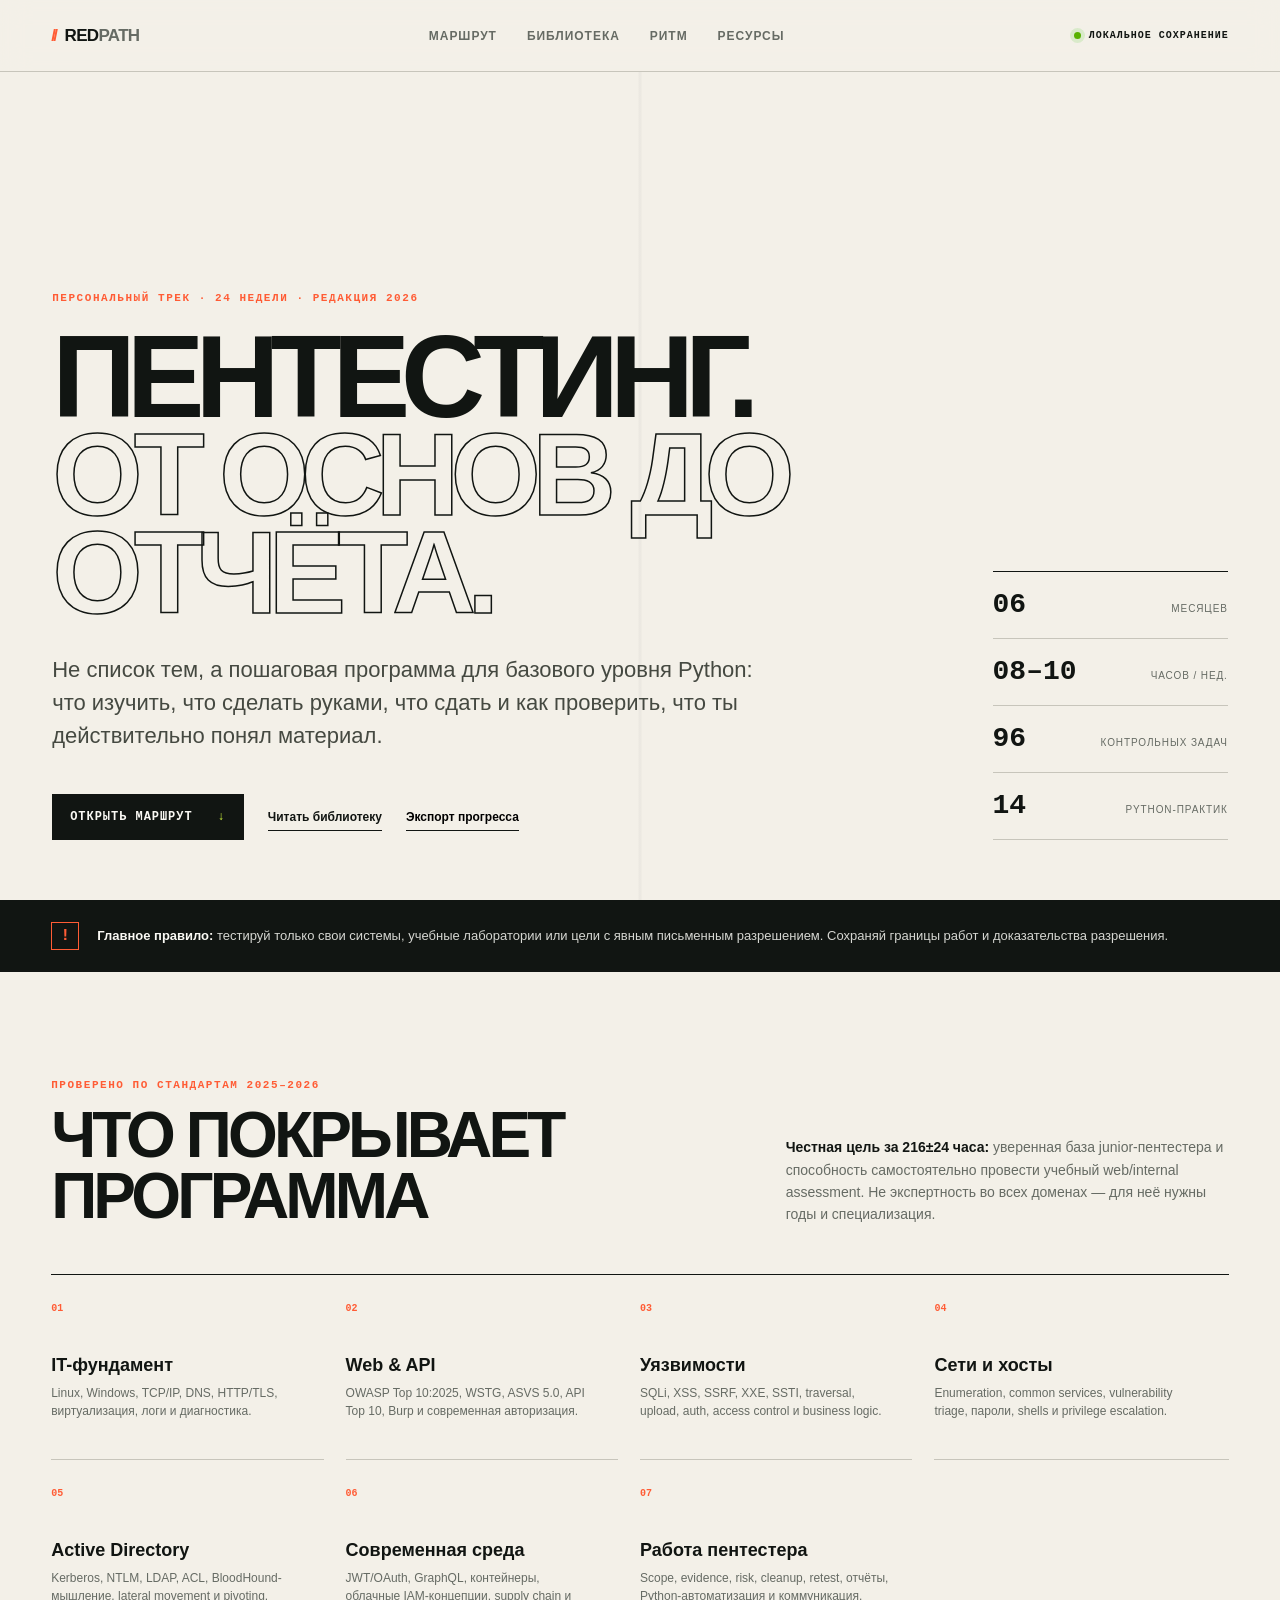
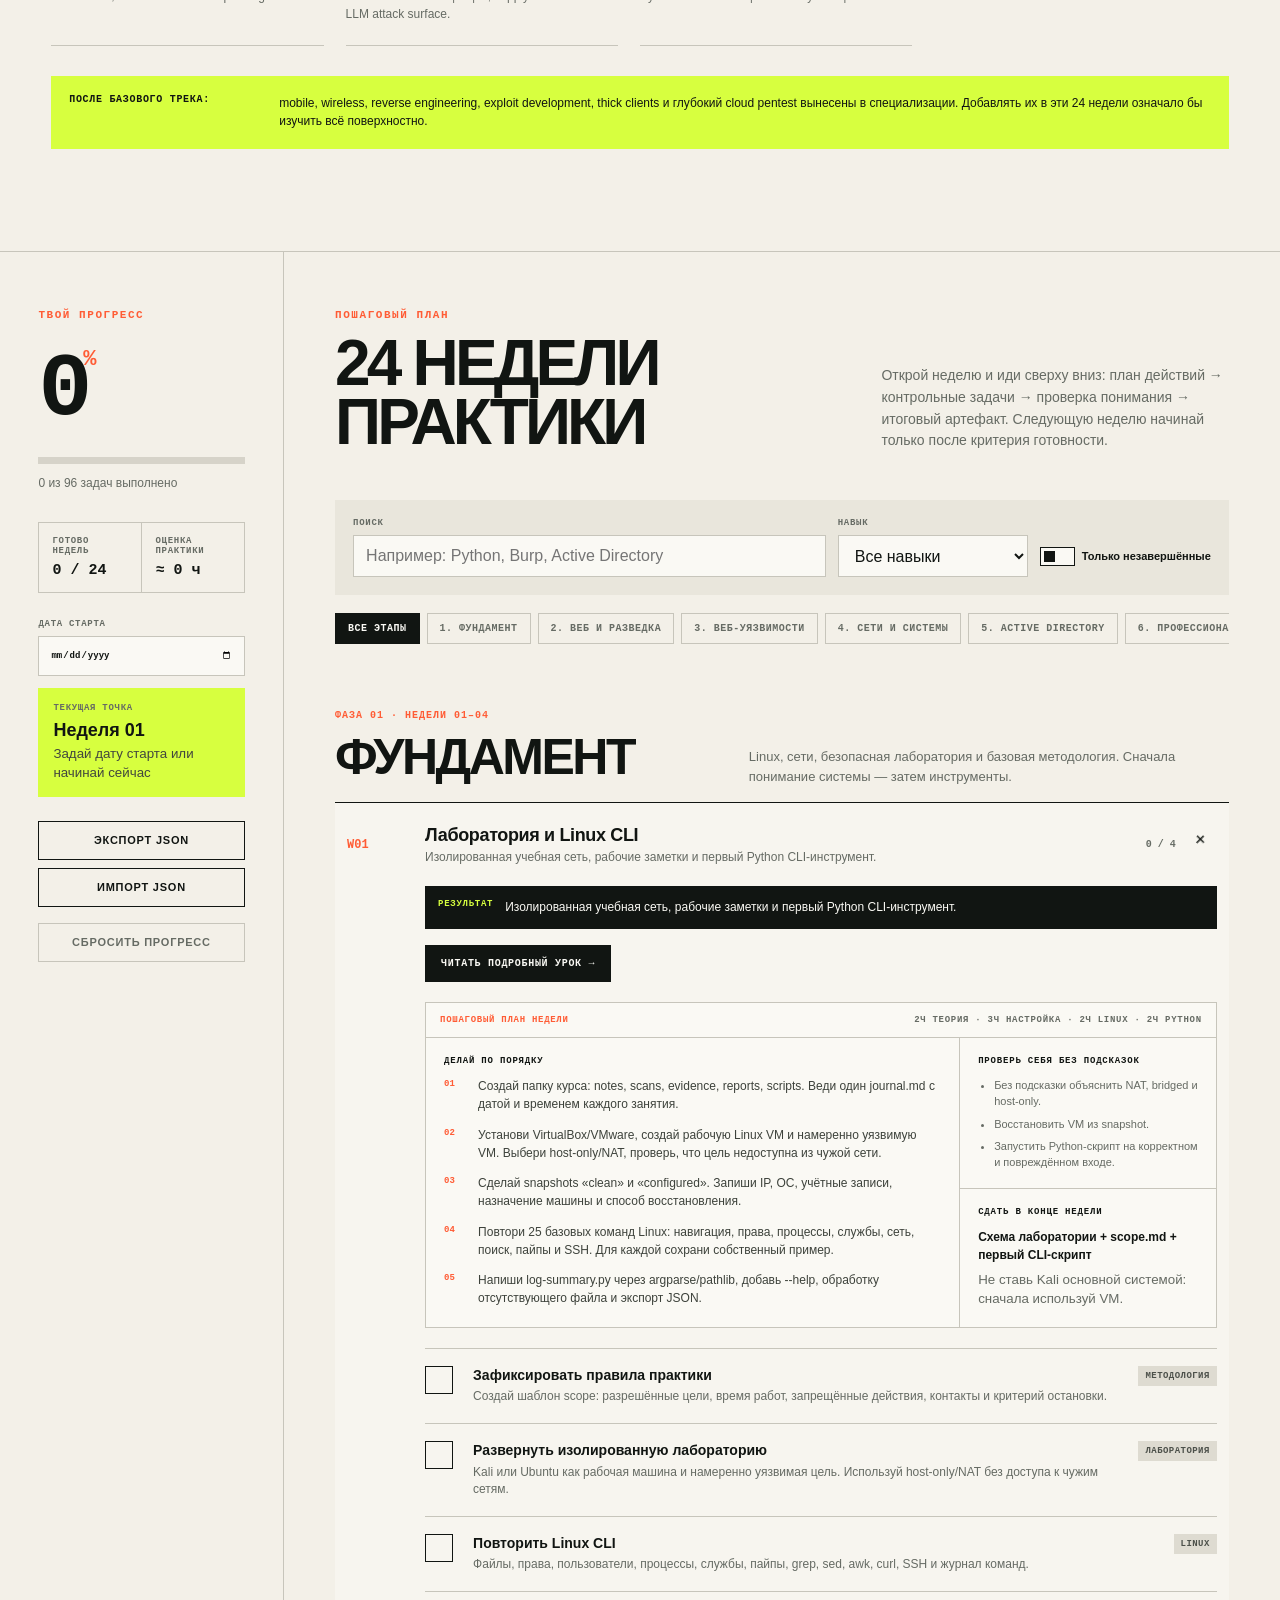
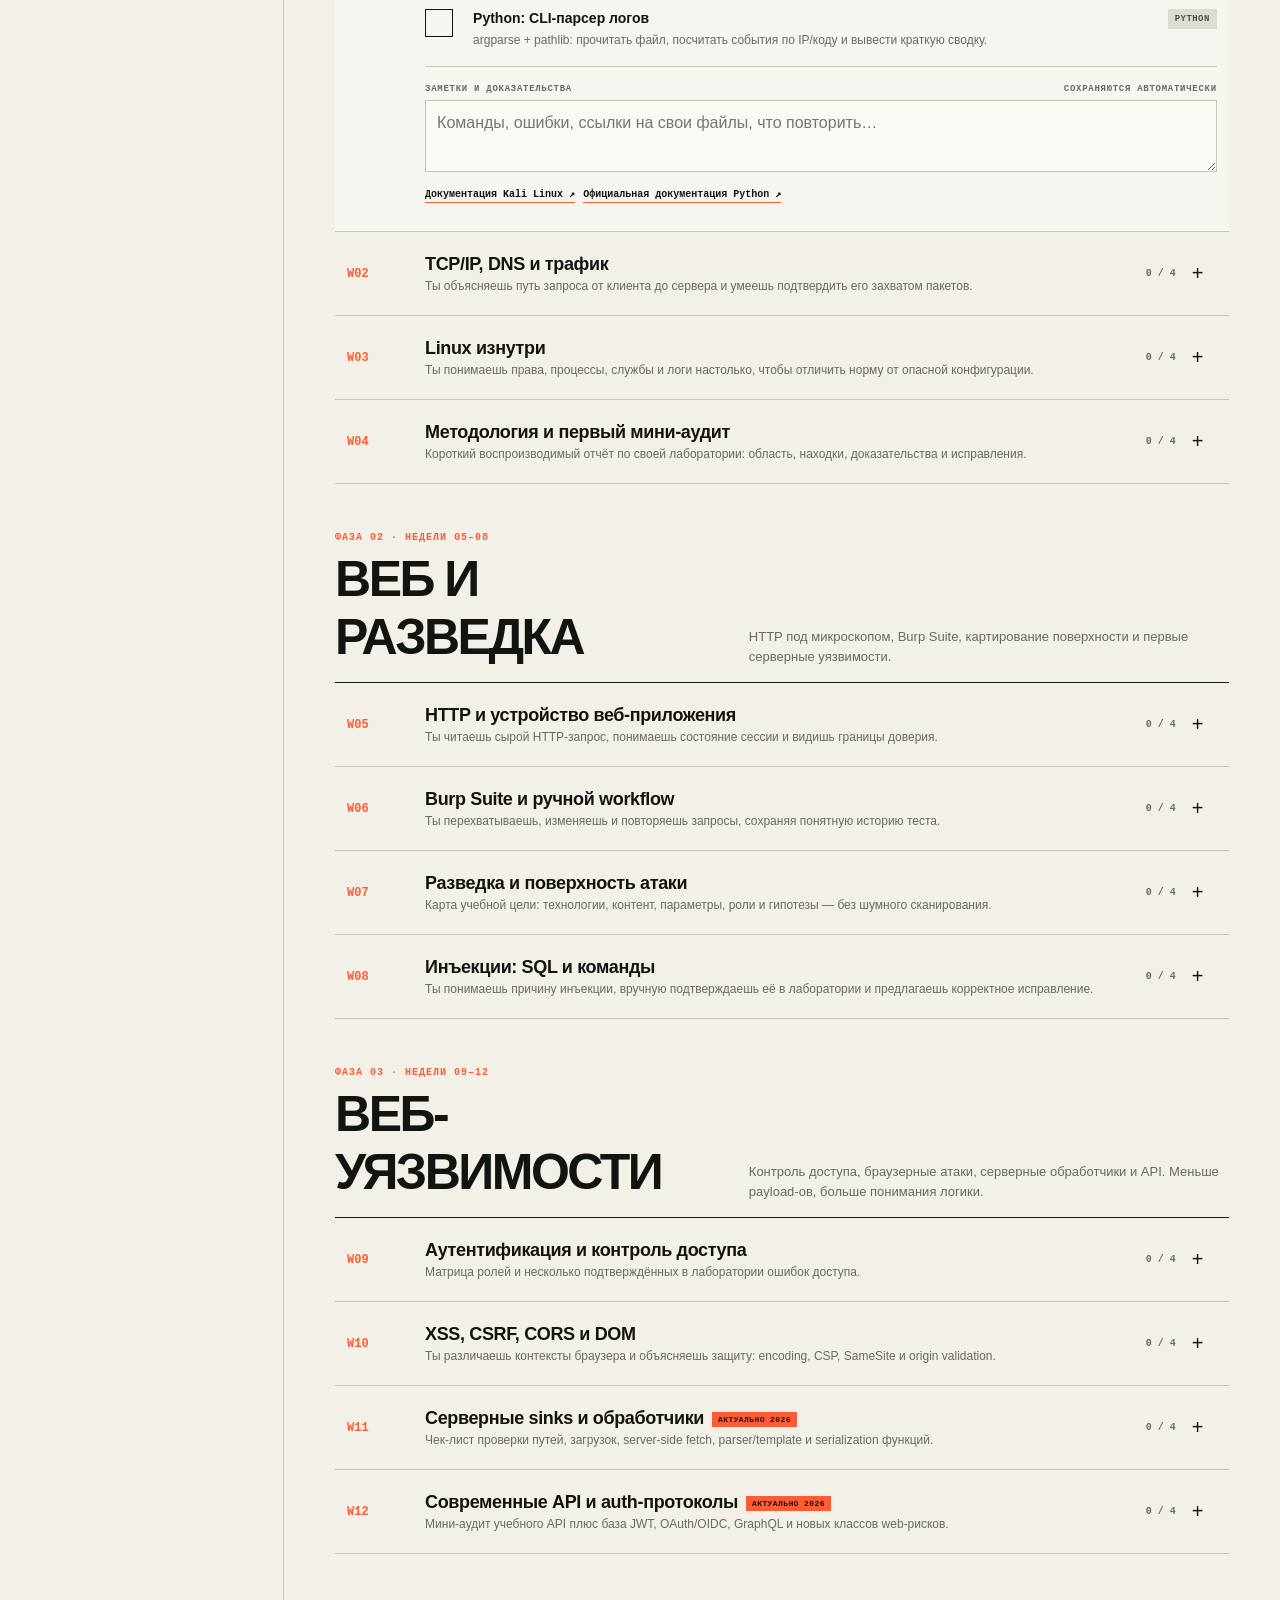
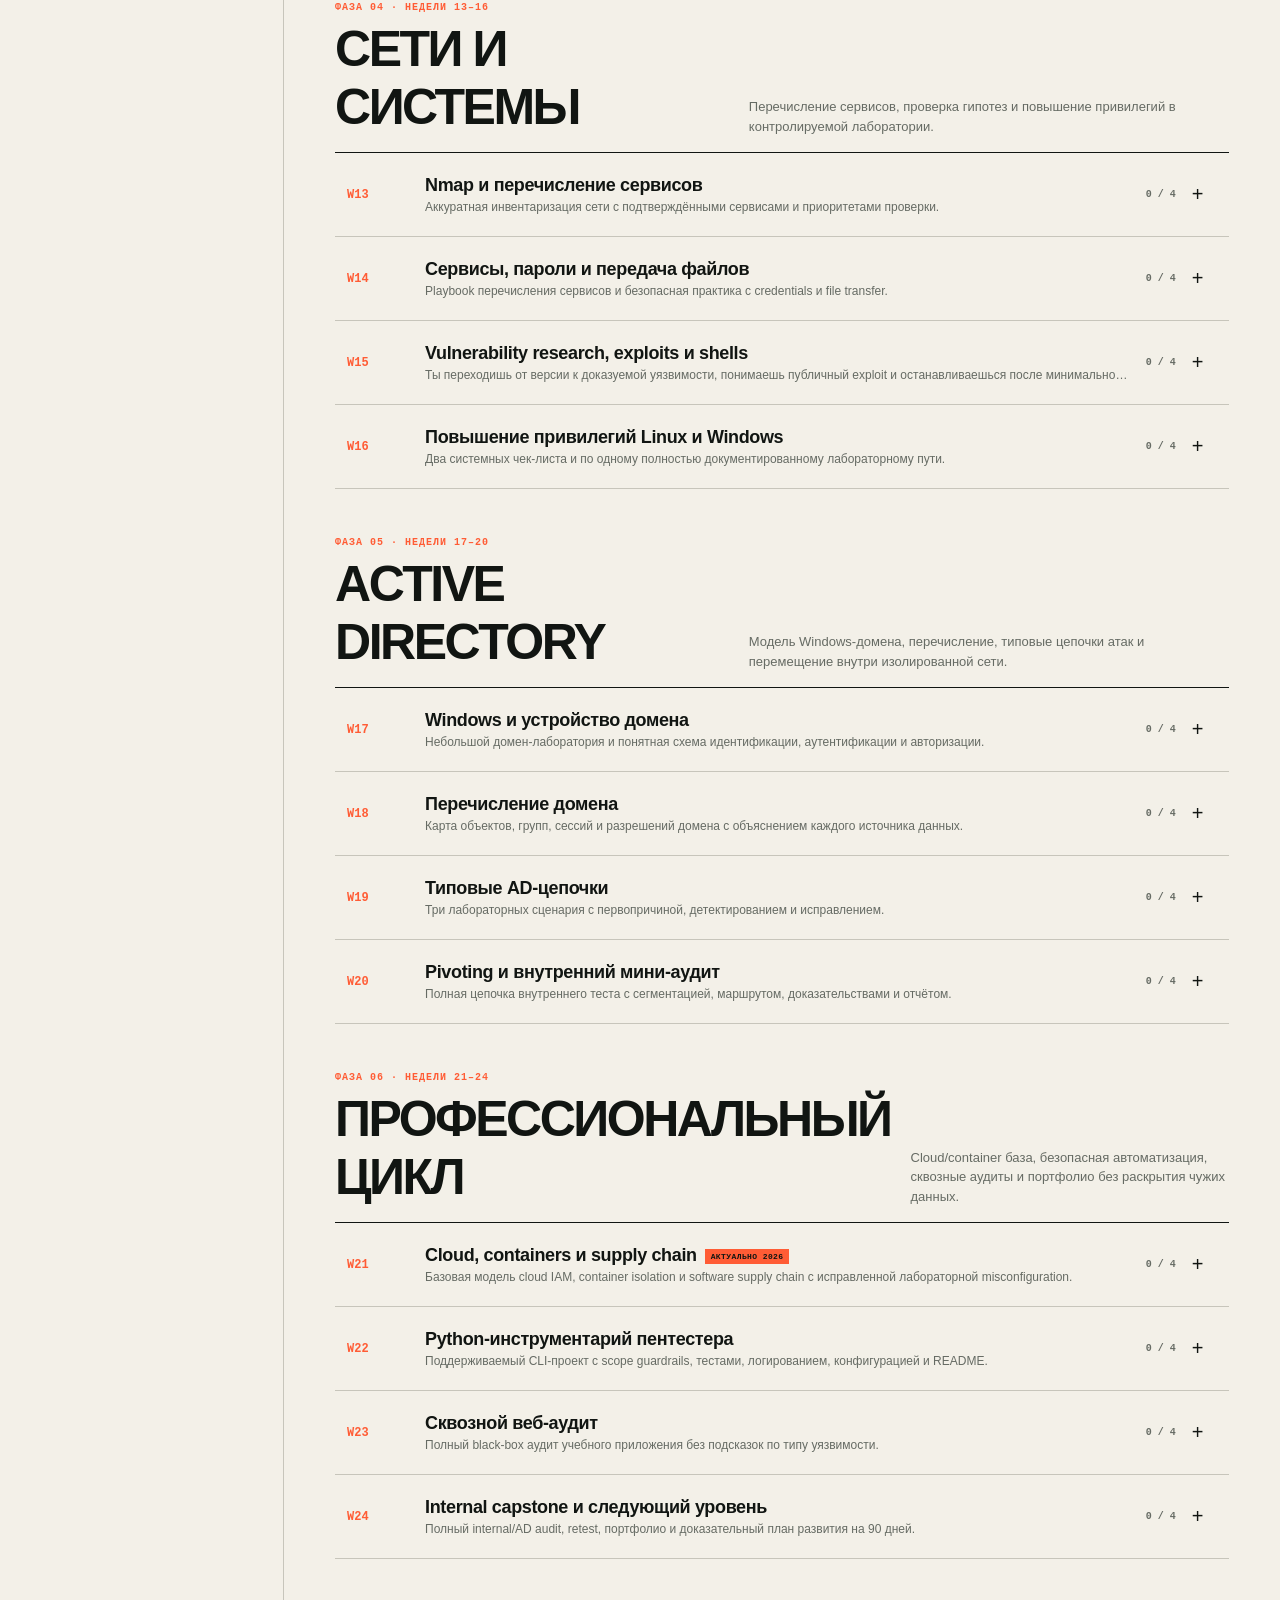
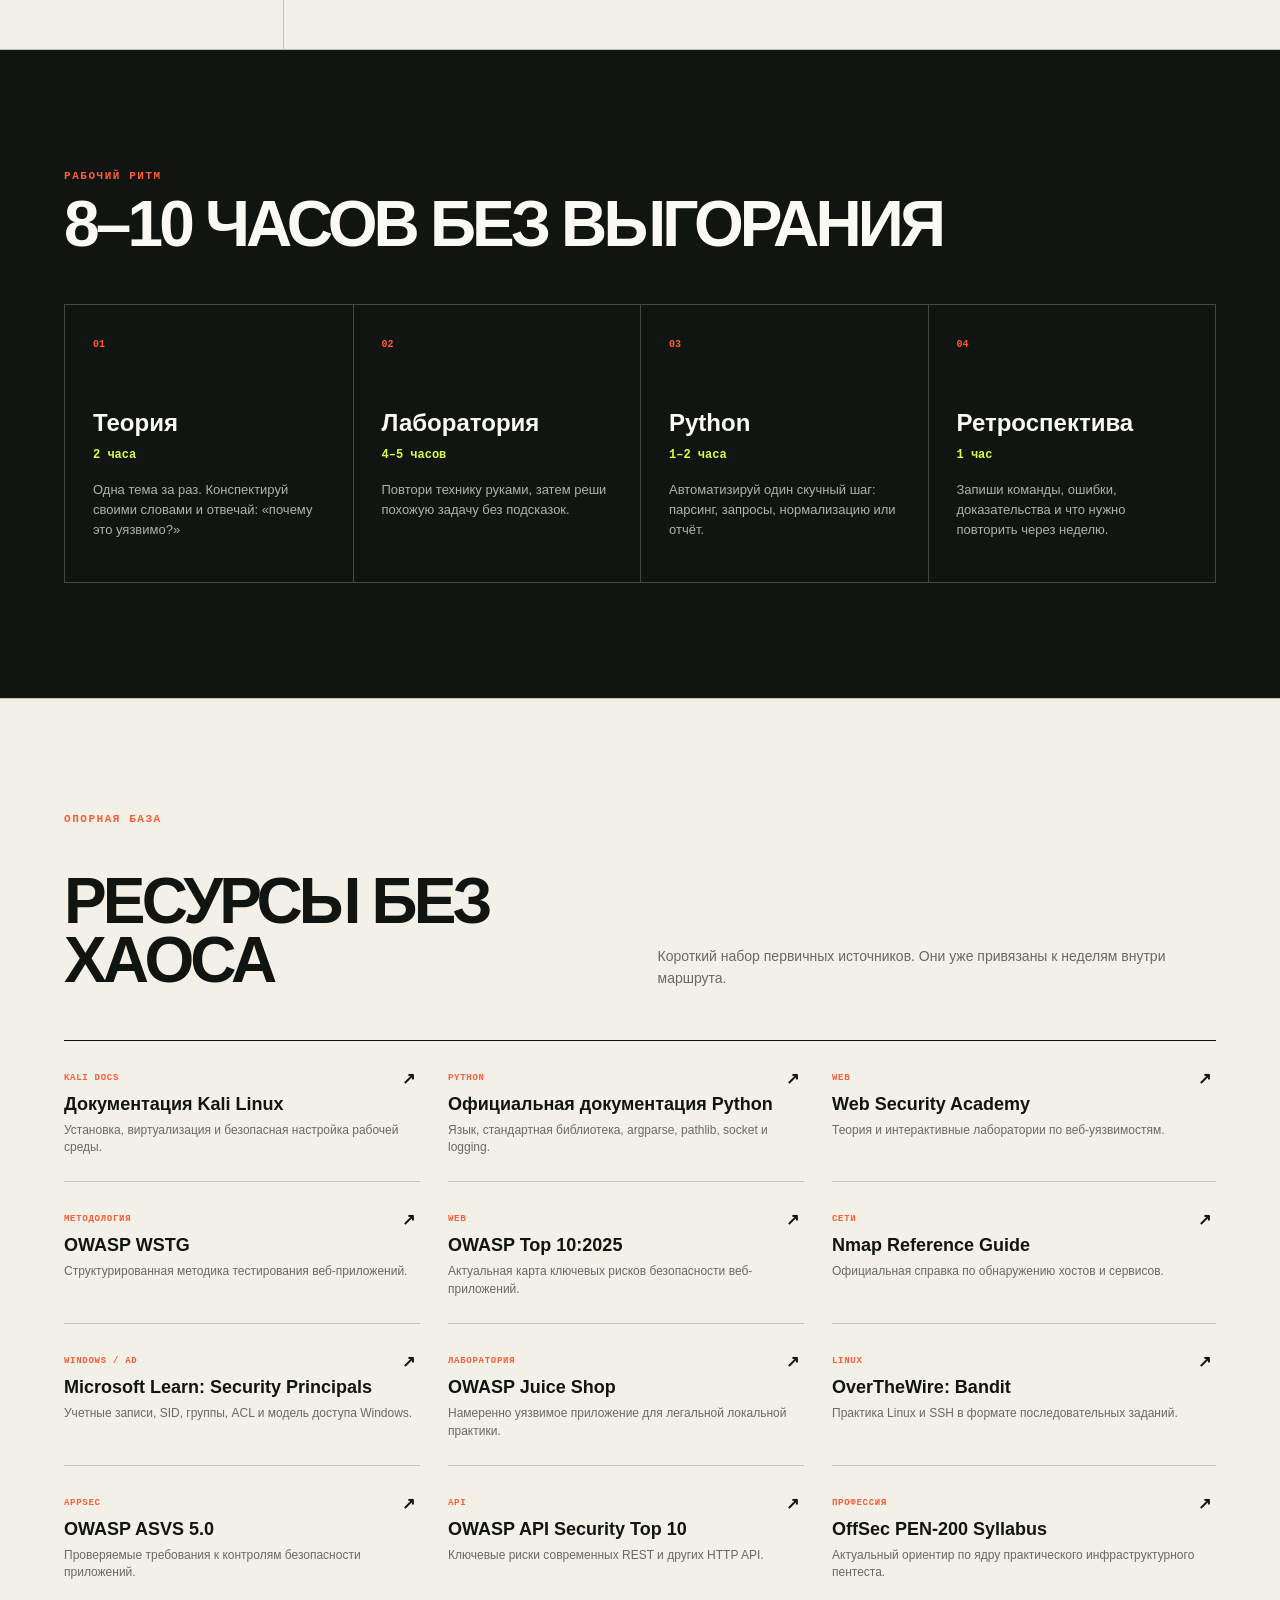
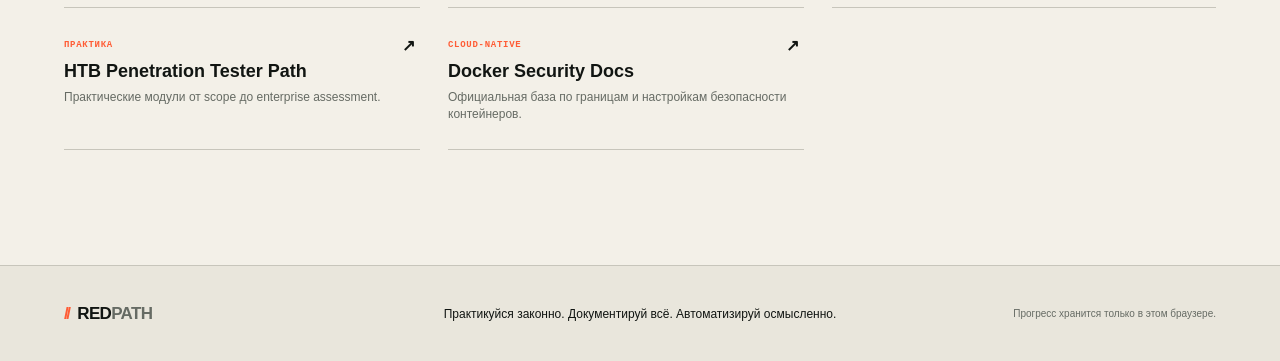
<file: index.html>
<!doctype html>
<html lang="ru">
<head>
  <meta charset="utf-8">
  <meta name="viewport" content="width=device-width,initial-scale=1">
  <meta name="description" content="Персональный шестимесячный роадмап по пентестингу и Python">
  <meta name="theme-color" content="#111512">
  <title>REDPATH — роадмап пентестера</title>
  <link rel="stylesheet" href="styles.css">
  <link rel="stylesheet" href="upgrade.css">
</head>
<body>
  <header class="topbar">
    <a class="brand" href="#top"><span class="brand-mark">//</span>RED<span>PATH</span></a>
    <nav aria-label="Основная навигация">
      <a href="#roadmap">Маршрут</a><a href="library.html">Библиотека</a><a href="#rhythm">Ритм</a><a href="#resources">Ресурсы</a>
    </nav>
    <span class="status"><i></i> локальное сохранение</span>
  </header>

  <main id="top">
    <section class="hero">
      <div class="hero-copy">
        <div class="eyebrow">Персональный трек · 24 недели · редакция 2026</div>
        <h1>Пентестинг.<br><span>От основ до отчёта.</span></h1>
        <p class="lede">Не список тем, а пошаговая программа для базового уровня Python: что изучить, что сделать руками, что сдать и как проверить, что ты действительно понял материал.</p>
        <div class="hero-actions">
          <a class="primary-btn" href="#roadmap">Открыть маршрут <b>↓</b></a>
          <a class="text-btn" href="library.html">Читать библиотеку</a>
          <button class="text-btn" id="exportTop">Экспорт прогресса</button>
        </div>
      </div>
      <div class="hero-stats" aria-label="Параметры маршрута">
        <div><strong>06</strong><span>месяцев</span></div>
        <div><strong>08–10</strong><span>часов / нед.</span></div>
        <div><strong>96</strong><span>контрольных задач</span></div>
        <div><strong id="heroPythonCount">12</strong><span>Python-практик</span></div>
      </div>
    </section>

    <section class="rules" aria-label="Правила безопасной практики">
      <span class="rules-icon">!</span>
      <p><strong>Главное правило:</strong> тестируй только свои системы, учебные лаборатории или цели с явным письменным разрешением. Сохраняй границы работ и доказательства разрешения.</p>
    </section>

    <section class="coverage" id="coverage">
      <div class="coverage-head">
        <div><span class="eyebrow">Проверено по стандартам 2025–2026</span><h2>Что покрывает программа</h2></div>
        <p><strong>Честная цель за 216±24 часа:</strong> уверенная база junior-пентестера и способность самостоятельно провести учебный web/internal assessment. Не экспертность во всех доменах — для неё нужны годы и специализация.</p>
      </div>
      <div class="coverage-grid">
        <article><span>01</span><strong>IT-фундамент</strong><p>Linux, Windows, TCP/IP, DNS, HTTP/TLS, виртуализация, логи и диагностика.</p></article>
        <article><span>02</span><strong>Web & API</strong><p>OWASP Top 10:2025, WSTG, ASVS 5.0, API Top 10, Burp и современная авторизация.</p></article>
        <article><span>03</span><strong>Уязвимости</strong><p>SQLi, XSS, SSRF, XXE, SSTI, traversal, upload, auth, access control и business logic.</p></article>
        <article><span>04</span><strong>Сети и хосты</strong><p>Enumeration, common services, vulnerability triage, пароли, shells и privilege escalation.</p></article>
        <article><span>05</span><strong>Active Directory</strong><p>Kerberos, NTLM, LDAP, ACL, BloodHound-мышление, lateral movement и pivoting.</p></article>
        <article><span>06</span><strong>Современная среда</strong><p>JWT/OAuth, GraphQL, контейнеры, облачные IAM-концепции, supply chain и LLM attack surface.</p></article>
        <article><span>07</span><strong>Работа пентестера</strong><p>Scope, evidence, risk, cleanup, retest, отчёты, Python-автоматизация и коммуникация.</p></article>
      </div>
      <div class="scope-note"><b>После базового трека:</b><span>mobile, wireless, reverse engineering, exploit development, thick clients и глубокий cloud pentest вынесены в специализации. Добавлять их в эти 24 недели означало бы изучить всё поверхностно.</span></div>
    </section>

    <section class="roadmap-shell" id="roadmap">
      <aside class="sidebar">
        <div class="sidebar-sticky">
          <span class="section-label">Твой прогресс</span>
          <div class="progress-number"><span id="progressPercent">0</span><sup>%</sup></div>
          <div class="progress-track" aria-hidden="true"><span id="progressBar"></span></div>
          <p id="progressCopy">0 задач выполнено</p>
          <div class="metric-grid">
            <div><span>Готово недель</span><strong id="weeksDone">0 / 24</strong></div>
            <div><span>Оценка практики</span><strong id="hoursDone">0 ч</strong></div>
          </div>
          <label class="date-field">Дата старта<input type="date" id="startDate"></label>
          <div class="current-week" id="currentWeekBox">
            <span>Текущая точка</span><strong>Неделя 01</strong><small>Задай дату старта или начинай сейчас</small>
          </div>
          <div class="sidebar-actions">
            <button id="exportBtn">Экспорт JSON</button>
            <label class="file-btn">Импорт JSON<input type="file" id="importFile" accept="application/json"></label>
            <button class="danger-btn" id="resetBtn">Сбросить прогресс</button>
          </div>
        </div>
      </aside>

      <div class="roadmap-main">
        <div class="roadmap-heading">
          <div><span class="eyebrow">Пошаговый план</span><h2>24 недели практики</h2></div>
          <p>Открой неделю и иди сверху вниз: план действий → контрольные задачи → проверка понимания → итоговый артефакт. Следующую неделю начинай только после критерия готовности.</p>
        </div>

        <div class="controls" aria-label="Фильтры дорожной карты">
          <label class="search-wrap"><span>Поиск</span><input id="searchInput" type="search" placeholder="Например: Python, Burp, Active Directory"></label>
          <label><span>Навык</span><select id="categoryFilter"><option value="all">Все навыки</option></select></label>
          <label class="pending-toggle"><input type="checkbox" id="pendingOnly"><span class="switch"></span><b>Только незавершённые</b></label>
        </div>
        <div class="phase-tabs" id="phaseTabs" aria-label="Фильтр по этапам"></div>
        <div id="roadmapContent" class="roadmap-content"></div>
        <div class="empty-state" id="emptyState" hidden><strong>Ничего не найдено.</strong><span>Сбрось фильтры или измени запрос.</span></div>
      </div>
    </section>

    <section class="rhythm-section" id="rhythm">
      <div class="section-head"><span class="eyebrow">Рабочий ритм</span><h2>8–10 часов без выгорания</h2></div>
      <div class="rhythm-grid">
        <article><span>01</span><h3>Теория</h3><strong>2 часа</strong><p>Одна тема за раз. Конспектируй своими словами и отвечай: «почему это уязвимо?»</p></article>
        <article><span>02</span><h3>Лаборатория</h3><strong>4–5 часов</strong><p>Повтори технику руками, затем реши похожую задачу без подсказок.</p></article>
        <article><span>03</span><h3>Python</h3><strong>1–2 часа</strong><p>Автоматизируй один скучный шаг: парсинг, запросы, нормализацию или отчёт.</p></article>
        <article><span>04</span><h3>Ретроспектива</h3><strong>1 час</strong><p>Запиши команды, ошибки, доказательства и что нужно повторить через неделю.</p></article>
      </div>
    </section>

    <section class="resources-section" id="resources">
      <div class="section-head"><span class="eyebrow">Опорная база</span><h2>Ресурсы без хаоса</h2><p>Короткий набор первичных источников. Они уже привязаны к неделям внутри маршрута.</p></div>
      <div class="resource-grid" id="resourceGrid"></div>
    </section>

    <footer>
      <a class="brand footer-brand" href="#top"><span class="brand-mark">//</span>RED<span>PATH</span></a>
      <p>Практикуйся законно. Документируй всё. Автоматизируй осмысленно.</p>
      <span>Прогресс хранится только в этом браузере.</span>
    </footer>
  </main>

  <div class="toast" id="toast" role="status" aria-live="polite"></div>
  <script src="syllabus.js"></script>
  <script src="script.js"></script>
</body>
</html>
</file>
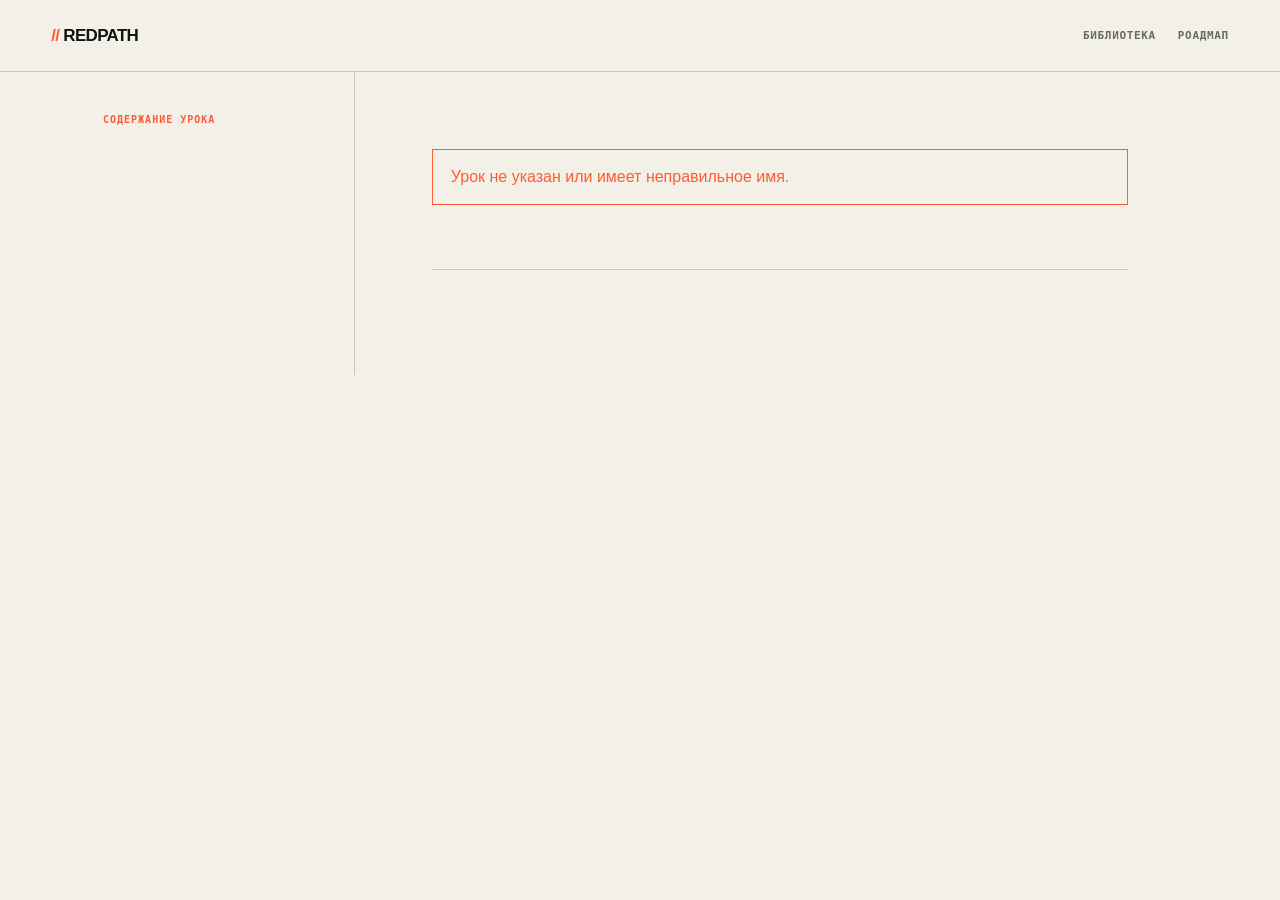
<file: lesson.html>
<!doctype html>
<html lang="ru">
<head>
  <meta charset="utf-8">
  <meta name="viewport" content="width=device-width,initial-scale=1">
  <meta name="theme-color" content="#111512">

  <title>Урок — REDPATH</title>

  <link rel="stylesheet" href="lesson.css">
</head>
<body>
  <header class="lesson-header">
    <a class="brand" href="index.html#roadmap">
      <span>//</span> REDPATH
    </a>

    <nav class="lesson-nav" aria-label="Навигация">
      <a class="back-link" href="library.html">Библиотека</a>
      <a class="back-link" href="index.html#roadmap">Роадмап</a>
    </nav>
  </header>

  <main class="lesson-layout">
    <aside class="lesson-sidebar">
      <div class="sidebar-sticky">
        <span class="sidebar-label">Содержание урока</span>
        <nav id="lessonToc"></nav>
      </div>
    </aside>

    <article class="lesson-article">
      <div id="lessonStatus" class="lesson-status">
        Загружаю урок…
      </div>

      <div id="lessonContent" class="markdown-body"></div>

      <nav id="lessonPager" class="lesson-pager" aria-label="Навигация по учебнику"></nav>
    </article>
  </main>

  <script src="lesson-reader.js"></script>
</body>
</html>
</file>
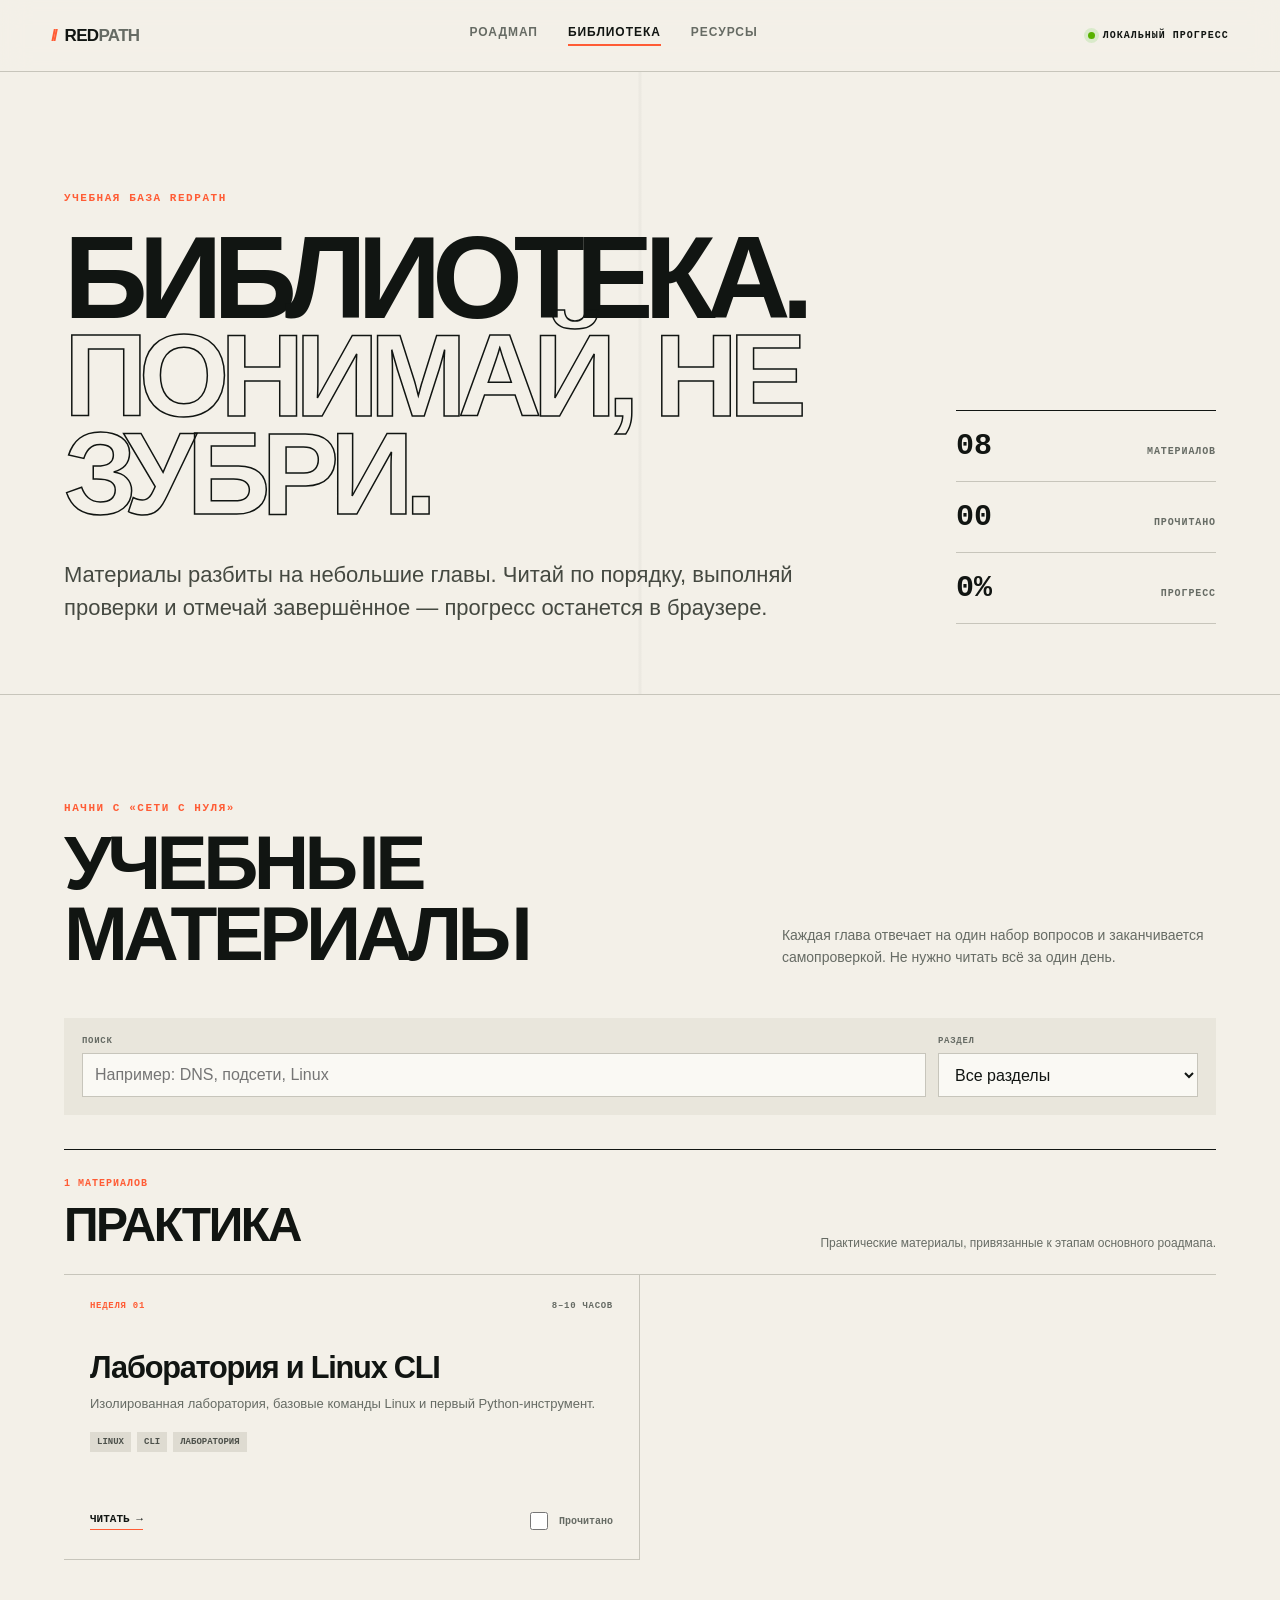
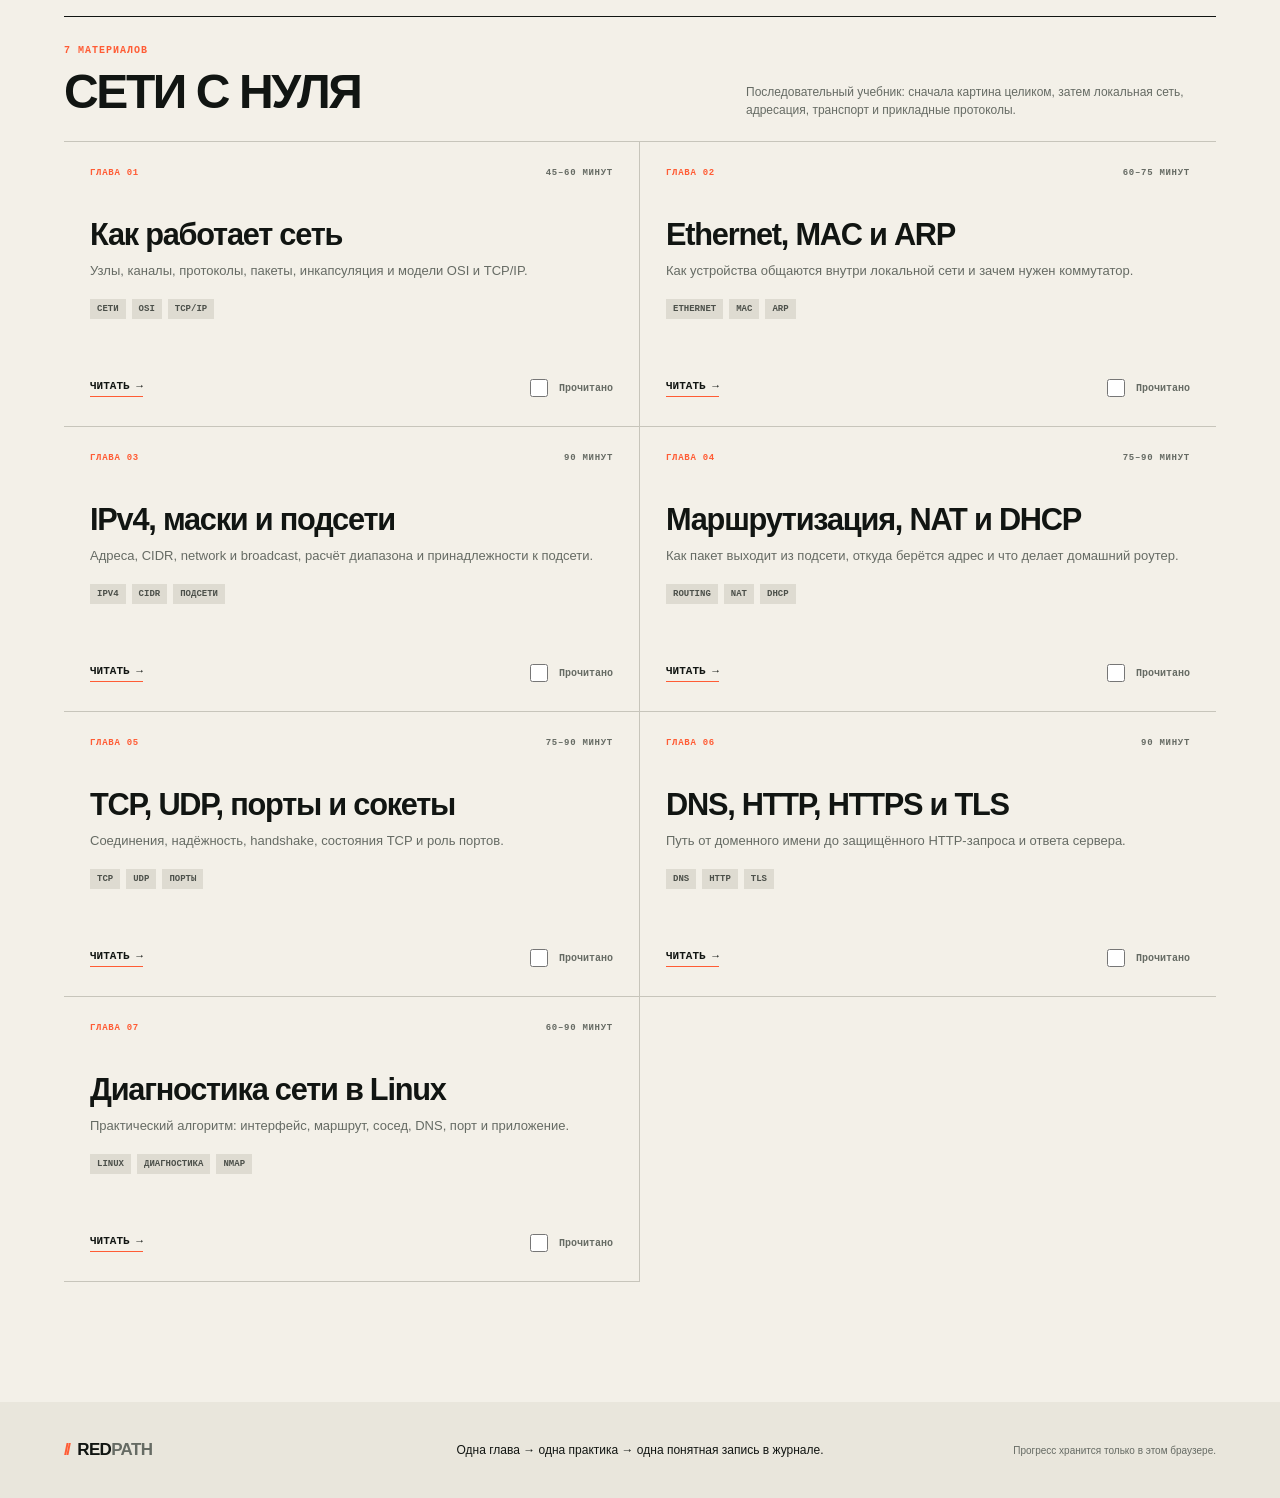
<file: library.html>
<!doctype html>
<html lang="ru">
<head>
  <meta charset="utf-8">
  <meta name="viewport" content="width=device-width,initial-scale=1">
  <meta name="description" content="Учебная библиотека REDPATH по сетям, Linux, веб-безопасности и пентестингу">
  <meta name="theme-color" content="#111512">
  <title>Библиотека — REDPATH</title>
  <link rel="stylesheet" href="styles.css">
  <link rel="stylesheet" href="library.css">
</head>
<body>
  <header class="topbar">
    <a class="brand" href="index.html"><span class="brand-mark">//</span>RED<span>PATH</span></a>
    <nav aria-label="Основная навигация">
      <a href="index.html#roadmap">Роадмап</a>
      <a href="library.html" aria-current="page">Библиотека</a>
      <a href="index.html#resources">Ресурсы</a>
    </nav>
    <span class="status"><i></i> локальный прогресс</span>
  </header>

  <main>
    <section class="library-hero">
      <div>
        <span class="eyebrow">Учебная база REDPATH</span>
        <h1>Библиотека.<br><span>Понимай, не зубри.</span></h1>
        <p>Материалы разбиты на небольшие главы. Читай по порядку, выполняй проверки и отмечай завершённое — прогресс останется в браузере.</p>
      </div>
      <dl class="library-stats">
        <div><dt id="chapterCount">—</dt><dd>материалов</dd></div>
        <div><dt id="completedCount">0</dt><dd>прочитано</dd></div>
        <div><dt id="progressPercent">0%</dt><dd>прогресс</dd></div>
      </dl>
    </section>

    <section class="library-shell" aria-labelledby="catalogTitle">
      <div class="library-heading">
        <div>
          <span class="eyebrow">Начни с «Сети с нуля»</span>
          <h2 id="catalogTitle">Учебные материалы</h2>
        </div>
        <p>Каждая глава отвечает на один набор вопросов и заканчивается самопроверкой. Не нужно читать всё за один день.</p>
      </div>

      <div class="library-controls">
        <label>
          <span>Поиск</span>
          <input id="librarySearch" type="search" placeholder="Например: DNS, подсети, Linux">
        </label>
        <label>
          <span>Раздел</span>
          <select id="collectionFilter">
            <option value="all">Все разделы</option>
          </select>
        </label>
      </div>

      <div id="libraryStatus" class="library-status" role="status">Загружаю библиотеку…</div>
      <div id="libraryCatalog" class="library-catalog"></div>
    </section>
  </main>

  <footer>
    <a class="brand footer-brand" href="index.html"><span class="brand-mark">//</span>RED<span>PATH</span></a>
    <p>Одна глава → одна практика → одна понятная запись в журнале.</p>
    <span>Прогресс хранится только в этом браузере.</span>
  </footer>

  <script src="library.js"></script>
</body>
</html>
</file>
<file: styles.css>
:root{--ink:#111512;--paper:#f3f0e8;--paper-2:#e9e6dc;--line:#c7c5bb;--acid:#d7ff3f;--orange:#ff5c35;--muted:#666b64;--white:#faf9f4;--max:1540px}*{box-sizing:border-box}html{scroll-behavior:smooth;scroll-padding-top:90px}body{margin:0;background:var(--paper);color:var(--ink);font-family:Arial,Helvetica,sans-serif}button,input,select,textarea{font:inherit}button,a,label,input,select,textarea{-webkit-tap-highlight-color:transparent}button:focus-visible,a:focus-visible,input:focus-visible,select:focus-visible,textarea:focus-visible{outline:3px solid var(--orange);outline-offset:3px}.topbar{height:72px;padding:0 clamp(20px,4vw,70px);border-bottom:1px solid var(--line);display:flex;align-items:center;justify-content:space-between;position:sticky;top:0;z-index:30;background:rgba(243,240,232,.92);backdrop-filter:blur(14px)}.brand{color:var(--ink);text-decoration:none;font-size:17px;font-weight:900;letter-spacing:-.04em}.brand-mark{color:var(--orange);margin-right:9px;letter-spacing:-.15em}.brand>span:last-child{color:var(--muted)}.topbar nav{display:flex;gap:30px}.topbar nav a{color:var(--muted);font-size:12px;font-weight:700;text-transform:uppercase;letter-spacing:.08em;text-decoration:none}.topbar nav a:hover{color:var(--ink)}.status{font:700 10px/1 monospace;text-transform:uppercase;letter-spacing:.1em;display:flex;align-items:center;gap:8px}.status i{width:7px;height:7px;border-radius:50%;background:#58b100;box-shadow:0 0 0 4px #d9eaca}.hero{max-width:var(--max);margin:auto;min-height:calc(100vh - 72px);padding:clamp(65px,8vw,120px) clamp(20px,4vw,70px) 60px;display:grid;grid-template-columns:minmax(0,1.85fr) minmax(180px,.5fr);gap:70px;align-items:end;border-left:1px solid transparent;border-right:1px solid transparent;background-image:linear-gradient(to right,transparent 49.8%,rgba(17,21,18,.04) 50%,transparent 50.2%)}.eyebrow,.section-label{font:700 11px/1 monospace;letter-spacing:.14em;text-transform:uppercase;color:var(--orange)}h1{max-width:1050px;margin:25px 0 30px;font-size:clamp(56px,9.1vw,143px);line-height:.84;letter-spacing:-.078em;text-transform:uppercase}h1 span{color:transparent;-webkit-text-stroke:1.5px var(--ink)}.lede{max-width:710px;margin:0;font-size:clamp(17px,1.8vw,22px);line-height:1.5;color:#454941}.hero-actions{display:flex;align-items:center;gap:24px;margin-top:42px}.primary-btn{display:inline-flex;gap:25px;align-items:center;background:var(--ink);color:var(--white);padding:16px 18px;text-decoration:none;font:700 12px monospace;text-transform:uppercase;letter-spacing:.08em}.primary-btn:hover{background:var(--orange)}.primary-btn b{color:var(--acid)}.text-btn{border:0;border-bottom:1px solid var(--ink);padding:6px 0;background:transparent;cursor:pointer;font-size:12px;font-weight:700}.hero-stats{border-top:1px solid var(--ink)}.hero-stats div{padding:19px 0;border-bottom:1px solid var(--line);display:flex;align-items:baseline;justify-content:space-between;gap:15px}.hero-stats strong{font:800 28px/1 monospace}.hero-stats span{color:var(--muted);font-size:10px;text-transform:uppercase;letter-spacing:.09em}.rules{background:var(--ink);color:var(--white);padding:22px clamp(20px,4vw,70px);display:flex;align-items:center;gap:18px}.rules-icon{width:28px;height:28px;flex:0 0 auto;border:1px solid var(--orange);color:var(--orange);font:800 16px monospace;display:grid;place-items:center}.rules p{margin:0;max-width:1100px;font-size:13px;line-height:1.55;color:#d5d6d1}.rules strong{color:var(--white)}.roadmap-shell{max-width:var(--max);margin:auto;display:grid;grid-template-columns:minmax(275px,.57fr) minmax(0,2fr);border-bottom:1px solid var(--line)}.sidebar{border-right:1px solid var(--line)}.sidebar-sticky{position:sticky;top:72px;padding:52px clamp(24px,3vw,48px)}.progress-number{margin-top:28px;font:800 clamp(68px,7vw,108px)/.9 monospace;letter-spacing:-.1em}.progress-number sup{font-size:22px;color:var(--orange);vertical-align:top}.progress-track{height:7px;background:#d6d3c9;margin:26px 0 12px;overflow:hidden}.progress-track span{display:block;height:100%;width:0;background:var(--orange);transition:width .35s ease}.sidebar-sticky>p{color:var(--muted);font-size:12px}.metric-grid{display:grid;grid-template-columns:1fr 1fr;border:1px solid var(--line);margin:32px 0 26px}.metric-grid div{padding:13px}.metric-grid div+div{border-left:1px solid var(--line)}.metric-grid span,.current-week span{display:block;color:var(--muted);font:700 9px monospace;text-transform:uppercase;letter-spacing:.08em}.metric-grid strong{display:block;margin-top:6px;font:800 15px monospace}.date-field{display:grid;gap:7px;color:var(--muted);font:700 9px monospace;text-transform:uppercase;letter-spacing:.08em}.date-field input{height:40px;border:1px solid var(--line);background:var(--white);padding:0 11px;color:var(--ink)}.current-week{margin-top:12px;background:var(--acid);padding:15px}.current-week strong{display:block;margin:7px 0 3px;font-size:18px}.current-week small{color:#42463e;line-height:1.35}.sidebar-actions{display:grid;gap:8px;margin-top:24px}.sidebar-actions button,.file-btn{border:1px solid var(--ink);background:transparent;color:var(--ink);min-height:39px;display:grid;place-items:center;cursor:pointer;font-size:11px;font-weight:700;text-transform:uppercase;letter-spacing:.07em}.sidebar-actions button:hover,.file-btn:hover{background:var(--ink);color:var(--white)}.file-btn input{display:none}.sidebar-actions .danger-btn{border-color:var(--line);color:var(--muted);margin-top:8px}.sidebar-actions .danger-btn:hover{background:var(--orange);border-color:var(--orange);color:var(--ink)}.roadmap-main{padding:52px clamp(22px,4vw,66px) 90px;min-width:0}.roadmap-heading{display:grid;grid-template-columns:1fr minmax(250px,.7fr);gap:50px;align-items:end}.roadmap-heading h2,.section-head h2{font-size:clamp(38px,5vw,74px);line-height:.92;letter-spacing:-.06em;text-transform:uppercase;margin:12px 0 0}.roadmap-heading p,.section-head>p{margin:0;color:var(--muted);line-height:1.55;font-size:14px}.controls{margin:48px 0 18px;padding:18px;background:var(--paper-2);display:grid;grid-template-columns:minmax(240px,1fr) 190px auto;gap:12px;align-items:end}.controls label{display:grid;gap:7px}.controls label>span:first-child{font:700 9px monospace;text-transform:uppercase;letter-spacing:.08em;color:var(--muted)}.controls input[type=search],.controls select{height:42px;border:1px solid var(--line);background:var(--white);padding:0 12px;color:var(--ink)}.pending-toggle{display:flex!important;align-items:center;gap:9px;height:42px;cursor:pointer;white-space:nowrap}.pending-toggle input{position:absolute;opacity:0}.pending-toggle b{font-size:11px}.switch{width:35px;height:19px;border:1px solid var(--ink);position:relative;background:var(--white)}.switch:after{content:"";position:absolute;width:11px;height:11px;background:var(--ink);top:3px;left:3px;transition:.2s}.pending-toggle input:checked+.switch{background:var(--acid)}.pending-toggle input:checked+.switch:after{left:19px}.phase-tabs{display:flex;gap:7px;overflow-x:auto;padding:0 0 18px;scrollbar-width:thin}.phase-tabs button{flex:0 0 auto;border:1px solid var(--line);background:transparent;padding:9px 12px;cursor:pointer;font:700 10px monospace;text-transform:uppercase;letter-spacing:.05em;color:var(--muted)}.phase-tabs button:hover,.phase-tabs button.active{background:var(--ink);border-color:var(--ink);color:var(--white)}.phase-block{margin-top:42px}.phase-title{display:flex;align-items:end;justify-content:space-between;gap:20px;border-bottom:1px solid var(--ink);padding-bottom:16px}.phase-kicker{font:700 10px monospace;text-transform:uppercase;letter-spacing:.1em;color:var(--orange)}.phase-title h3{font-size:clamp(29px,4vw,50px);text-transform:uppercase;letter-spacing:-.05em;margin:6px 0 0}.phase-title>p{max-width:480px;margin:0;color:var(--muted);font-size:13px;line-height:1.5}.week-card{border-bottom:1px solid var(--line)}.week-card[open]{background:rgba(255,255,255,.3)}.week-card summary{list-style:none;cursor:pointer;display:grid;grid-template-columns:62px minmax(0,1fr) auto 25px;align-items:center;gap:16px;padding:22px 12px}.week-card summary::-webkit-details-marker{display:none}.week-no{font:800 12px monospace;color:var(--orange)}.week-title strong{display:block;font-size:18px;letter-spacing:-.02em}.week-title span{display:block;color:var(--muted);font-size:12px;margin-top:4px;white-space:nowrap;overflow:hidden;text-overflow:ellipsis}.week-progress{font:700 10px monospace;color:var(--muted);white-space:nowrap}.chevron{font-size:20px;transition:transform .2s}.week-card[open] .chevron{transform:rotate(45deg)}.week-body{padding:0 12px 28px 90px}.week-outcome{display:grid;grid-template-columns:auto 1fr;gap:12px;align-items:start;padding:13px;background:var(--ink);color:var(--white);font-size:12px;line-height:1.45;margin-bottom:16px}.week-outcome b{font:700 9px monospace;text-transform:uppercase;letter-spacing:.08em;color:var(--acid)}.task-list{border-top:1px solid var(--line)}.task{display:grid;grid-template-columns:34px minmax(0,1fr) auto;gap:14px;padding:17px 0;border-bottom:1px solid var(--line);transition:opacity .2s}.task-check{width:28px;height:28px;padding:0;border:1.5px solid var(--ink);background:transparent;cursor:pointer;display:grid;place-items:center;font-weight:900}.task-check:hover{background:var(--acid)}.task-copy strong{display:block;font-size:14px;line-height:1.35}.task-copy span{display:block;color:var(--muted);font-size:12px;line-height:1.45;margin-top:4px}.tag{align-self:start;padding:5px 7px;background:#dedbd1;color:#4c504a;font:700 9px monospace;text-transform:uppercase;letter-spacing:.05em}.task.is-done{opacity:.46}.task.is-done .task-check{background:var(--ink);color:var(--acid)}.task.is-done .task-copy strong{text-decoration:line-through}.week-notes{margin-top:17px}.week-notes label{display:flex;justify-content:space-between;font:700 9px monospace;text-transform:uppercase;letter-spacing:.08em;color:var(--muted);margin-bottom:6px}.week-notes textarea{width:100%;min-height:72px;resize:vertical;border:1px solid var(--line);background:var(--white);padding:11px;line-height:1.4}.week-links{display:flex;flex-wrap:wrap;gap:8px;margin-top:12px}.week-links a{color:var(--ink);font:700 10px monospace;text-decoration:none;border-bottom:1px solid var(--orange);padding-bottom:2px}.week-links a:hover{color:var(--orange)}.empty-state{margin-top:45px;border:1px dashed var(--line);padding:40px;text-align:center}.empty-state strong,.empty-state span{display:block}.empty-state span{color:var(--muted);margin-top:6px}.rhythm-section,.resources-section{padding:clamp(70px,9vw,130px) clamp(20px,5vw,86px);border-bottom:1px solid var(--line)}.rhythm-section{background:var(--ink);color:var(--white)}.section-head{max-width:var(--max);margin:0 auto 50px}.rhythm-section .section-head h2{max-width:900px}.rhythm-grid{max-width:var(--max);margin:auto;display:grid;grid-template-columns:repeat(4,1fr);border:1px solid #444841}.rhythm-grid article{padding:28px;min-height:270px;position:relative}.rhythm-grid article+article{border-left:1px solid #444841}.rhythm-grid article>span{font:700 10px monospace;color:var(--orange)}.rhythm-grid h3{font-size:24px;margin:58px 0 7px}.rhythm-grid strong{font:700 12px monospace;color:var(--acid)}.rhythm-grid p{font-size:13px;line-height:1.55;color:#afb2ac;margin-top:18px}.resources-section{max-width:var(--max);margin:auto}.resources-section .section-head{display:grid;grid-template-columns:1fr 1fr;align-items:end;gap:35px}.resources-section .section-head .eyebrow{grid-column:1/-1}.resource-grid{display:grid;grid-template-columns:repeat(3,1fr);border-top:1px solid var(--ink)}.resource-card{padding:25px 0;border-bottom:1px solid var(--line);margin-right:28px;color:var(--ink);text-decoration:none;position:relative}.resource-card:nth-child(3n){margin-right:0}.resource-card span{font:700 9px monospace;text-transform:uppercase;letter-spacing:.08em;color:var(--orange)}.resource-card strong{display:block;font-size:18px;margin:10px 30px 7px 0}.resource-card p{color:var(--muted);font-size:12px;line-height:1.45;margin:0}.resource-card b{position:absolute;right:5px;top:28px}.resource-card:hover strong{color:var(--orange)}footer{padding:38px clamp(20px,5vw,86px);display:grid;grid-template-columns:1fr auto 1fr;gap:30px;align-items:center;background:var(--paper-2)}footer p{margin:0;text-align:center;font-size:12px}footer>span{justify-self:end;color:var(--muted);font-size:10px}.toast{position:fixed;right:22px;bottom:22px;z-index:50;background:var(--ink);color:var(--white);padding:13px 16px;font-size:12px;transform:translateY(90px);opacity:0;transition:.25s;max-width:320px}.toast.show{transform:none;opacity:1}
@media(max-width:1000px){.hero{grid-template-columns:1fr;min-height:auto}.hero-stats{display:grid;grid-template-columns:1fr 1fr}.roadmap-shell{grid-template-columns:1fr}.sidebar{border-right:0;border-bottom:1px solid var(--line)}.sidebar-sticky{position:static;display:grid;grid-template-columns:1.2fr 1fr;gap:0 30px}.sidebar-sticky>.section-label,.progress-number,.progress-track,.sidebar-sticky>p{grid-column:1}.metric-grid,.date-field,.current-week,.sidebar-actions{grid-column:2}.metric-grid{grid-row:1/3}.date-field{grid-row:3}.current-week{grid-row:4}.sidebar-actions{grid-row:5}.roadmap-heading{grid-template-columns:1fr}.rhythm-grid{grid-template-columns:1fr 1fr}.rhythm-grid article:nth-child(3){border-left:0;border-top:1px solid #444841}.rhythm-grid article:nth-child(4){border-top:1px solid #444841}.resource-grid{grid-template-columns:1fr 1fr}.resource-card:nth-child(3n){margin-right:28px}.resource-card:nth-child(2n){margin-right:0}}
@media(max-width:720px){.topbar nav,.status{display:none}.hero{background-image:none}.hero-actions{align-items:flex-start;flex-direction:column}.hero-stats{gap:0}.hero-stats div:nth-child(odd){padding-right:14px}.hero-stats div:nth-child(even){padding-left:14px}.rules{align-items:flex-start}.sidebar-sticky{display:block}.roadmap-heading{gap:18px}.controls{grid-template-columns:1fr}.pending-toggle{margin-top:4px}.phase-title{align-items:flex-start;flex-direction:column}.week-card summary{grid-template-columns:45px minmax(0,1fr) 20px}.week-progress{display:none}.week-body{padding-left:12px}.task{grid-template-columns:32px 1fr}.task .tag{grid-column:2;width:max-content}.rhythm-grid,.resource-grid,.resources-section .section-head{grid-template-columns:1fr}.rhythm-grid article+article{border-left:0;border-top:1px solid #444841}.resource-card,.resource-card:nth-child(3n){margin-right:0}.resources-section .section-head .eyebrow{grid-column:auto}footer{grid-template-columns:1fr;text-align:center}footer p{text-align:center}footer>span{justify-self:center}.footer-brand{justify-self:center}}
@media(prefers-reduced-motion:reduce){*{scroll-behavior:auto!important;transition:none!important}}
</file>
<file: upgrade.css>
.coverage {
  max-width: var(--max);
  margin: auto;
  padding: clamp(68px, 8vw, 115px) clamp(20px, 4vw, 70px);
  border-bottom: 1px solid var(--line);
}

.coverage-head {
  display: grid;
  grid-template-columns: minmax(0, 1.2fr) minmax(280px, .8fr);
  gap: 70px;
  align-items: end;
  margin-bottom: 48px;
}

.coverage-head h2 {
  margin: 13px 0 0;
  font-size: clamp(38px, 5vw, 72px);
  line-height: .94;
  letter-spacing: -.06em;
  text-transform: uppercase;
}

.coverage-head p {
  margin: 0;
  color: var(--muted);
  font-size: 14px;
  line-height: 1.6;
}

.coverage-head p strong { color: var(--ink); }

.coverage-grid {
  display: grid;
  grid-template-columns: repeat(4, 1fr);
  border-top: 1px solid var(--ink);
}

.coverage-grid article {
  min-height: 185px;
  padding: 22px 22px 22px 0;
  border-bottom: 1px solid var(--line);
  margin-right: 22px;
}

.coverage-grid article:nth-child(4n) { margin-right: 0; }
.coverage-grid article > span { color: var(--orange); font: 700 10px monospace; }
.coverage-grid strong { display: block; margin: 40px 0 8px; font-size: 18px; }
.coverage-grid p { margin: 0; color: var(--muted); font-size: 12px; line-height: 1.5; }

.scope-note {
  margin-top: 30px;
  padding: 18px;
  background: var(--acid);
  display: grid;
  grid-template-columns: 190px 1fr;
  gap: 20px;
  font-size: 12px;
  line-height: 1.55;
}

.scope-note b {
  font: 800 10px monospace;
  text-transform: uppercase;
  letter-spacing: .07em;
}

.week-guide {
  margin: 0 0 20px;
  border: 1px solid var(--line);
  background: var(--white);
}

.guide-header {
  display: flex;
  justify-content: space-between;
  gap: 20px;
  padding: 12px 14px;
  border-bottom: 1px solid var(--line);
  font: 700 9px monospace;
  text-transform: uppercase;
  letter-spacing: .08em;
}

.guide-header span:first-child { color: var(--orange); }
.guide-header span:last-child { color: var(--muted); text-align: right; }

.guide-columns {
  display: grid;
  grid-template-columns: minmax(0, 1.35fr) minmax(220px, .65fr);
}

.guide-plan { padding: 18px; }
.guide-plan > b,
.mastery-box > b,
.deliverable-box > b {
  display: block;
  margin-bottom: 12px;
  font: 800 9px monospace;
  text-transform: uppercase;
  letter-spacing: .09em;
}

.guide-plan ol {
  margin: 0;
  padding: 0;
  list-style: none;
  counter-reset: plan;
}

.guide-plan li {
  position: relative;
  padding: 0 0 13px 34px;
  counter-increment: plan;
  color: #3d423b;
  font-size: 12px;
  line-height: 1.48;
}

.guide-plan li:last-child { padding-bottom: 0; }
.guide-plan li::before {
  content: counter(plan, decimal-leading-zero);
  position: absolute;
  left: 0;
  top: 1px;
  color: var(--orange);
  font: 800 9px monospace;
}

.guide-side { border-left: 1px solid var(--line); }
.mastery-box,
.deliverable-box { padding: 18px; }
.mastery-box { border-bottom: 1px solid var(--line); }
.mastery-box ul { margin: 0; padding-left: 16px; }
.mastery-box li { margin-top: 7px; color: var(--muted); font-size: 11px; line-height: 1.42; }
.deliverable-box strong { display: block; font-size: 12px; line-height: 1.45; }
.deliverable-box small { display: block; color: var(--muted); margin-top: 7px; line-height: 1.4; }

.modern-badge {
  display: inline-block;
  margin-left: 8px;
  padding: 3px 6px;
  background: var(--orange);
  color: var(--ink);
  font: 800 8px monospace;
  text-transform: uppercase;
  letter-spacing: .05em;
  vertical-align: middle;
}

@media (max-width: 1000px) {
  .coverage-grid { grid-template-columns: repeat(2, 1fr); }
  .coverage-grid article:nth-child(4n) { margin-right: 22px; }
  .coverage-grid article:nth-child(2n) { margin-right: 0; }
}

@media (max-width: 720px) {
  .coverage-head,
  .guide-columns,
  .scope-note { grid-template-columns: 1fr; }
  .coverage-head { gap: 20px; }
  .coverage-grid { grid-template-columns: 1fr; }
  .coverage-grid article,
  .coverage-grid article:nth-child(2n),
  .coverage-grid article:nth-child(4n) { margin-right: 0; }
  .guide-side { border-left: 0; border-top: 1px solid var(--line); }
  .guide-header { align-items: flex-start; flex-direction: column; gap: 5px; }
  .guide-header span:last-child { text-align: left; }
}

.lesson-button {
  display: inline-flex;
  align-items: center;

  margin: 0 0 20px;
  padding: 13px 16px;

  background: var(--ink);
  color: var(--white);

  font: 700 10px monospace;
  text-transform: uppercase;
  letter-spacing: 0.07em;
  text-decoration: none;
}

.lesson-button:hover {
  background: var(--orange);
  color: var(--ink);
}

a.text-btn {
  color: var(--ink);
  text-decoration: none;
}
</file>
<file: lesson.css>
:root {
  --ink: #111512;
  --paper: #f3f0e8;
  --paper-dark: #e8e5db;
  --line: #c7c5bb;
  --muted: #666b64;
  --orange: #ff5c35;
  --acid: #d7ff3f;
  --white: #faf9f4;
}

* {
  box-sizing: border-box;
}

html {
  scroll-behavior: smooth;
  scroll-padding-top: 100px;
}

body {
  margin: 0;
  background: var(--paper);
  color: var(--ink);
  font-family: Arial, Helvetica, sans-serif;
}

.lesson-header {
  position: sticky;
  top: 0;
  z-index: 20;

  height: 72px;
  padding: 0 clamp(20px, 4vw, 70px);

  display: flex;
  align-items: center;
  justify-content: space-between;

  border-bottom: 1px solid var(--line);
  background: rgba(243, 240, 232, 0.94);
  backdrop-filter: blur(14px);
}

.brand {
  color: var(--ink);
  font-size: 17px;
  font-weight: 900;
  letter-spacing: -0.04em;
  text-decoration: none;
}

.brand span {
  color: var(--orange);
}

.back-link {
  color: var(--muted);
  font: 700 11px monospace;
  text-decoration: none;
  text-transform: uppercase;
  letter-spacing: 0.06em;
}

.back-link:hover {
  color: var(--orange);
}

.lesson-nav {
  display: flex;
  align-items: center;
  gap: 22px;
}

.lesson-layout {
  max-width: 1400px;
  margin: auto;

  display: grid;
  grid-template-columns: 280px minmax(0, 850px);
  justify-content: center;
}

.lesson-sidebar {
  border-right: 1px solid var(--line);
}

.sidebar-sticky {
  position: sticky;
  top: 72px;
  max-height: calc(100vh - 72px);
  padding: 42px 28px;
  overflow-y: auto;
}

.sidebar-label {
  display: block;
  margin-bottom: 20px;

  color: var(--orange);
  font: 700 10px monospace;
  text-transform: uppercase;
  letter-spacing: 0.1em;
}

#lessonToc {
  display: grid;
  gap: 4px;
}

#lessonToc a {
  padding: 7px 0;

  color: var(--muted);
  font-size: 12px;
  line-height: 1.35;
  text-decoration: none;
}

#lessonToc a:hover {
  color: var(--ink);
}

#lessonToc a.toc-level-3 {
  padding-left: 15px;
  font-size: 11px;
}

.lesson-article {
  min-width: 0;
  padding: clamp(35px, 6vw, 80px);
}

.lesson-status {
  padding: 18px;
  border: 1px solid var(--line);
  color: var(--muted);
}

.lesson-status.error {
  border-color: var(--orange);
  color: var(--orange);
}

.markdown-body {
  font-size: 16px;
  line-height: 1.72;
}

.markdown-body h1 {
  margin: 0 0 40px;
  font-size: clamp(42px, 7vw, 84px);
  line-height: 0.95;
  letter-spacing: -0.065em;
  text-transform: uppercase;
}

.markdown-body h2 {
  margin: 70px 0 20px;
  padding-top: 12px;
  border-top: 1px solid var(--ink);

  font-size: clamp(28px, 4vw, 42px);
  line-height: 1;
  letter-spacing: -0.04em;
}

.markdown-body h3 {
  margin: 38px 0 14px;
  font-size: 22px;
  letter-spacing: -0.025em;
}

.markdown-body h4 {
  margin: 28px 0 10px;
  font-size: 17px;
}

.markdown-body p {
  margin: 0 0 18px;
}

.markdown-body ul,
.markdown-body ol {
  margin: 0 0 22px;
  padding-left: 24px;
}

.markdown-body li {
  margin: 7px 0;
}

.markdown-body blockquote {
  margin: 25px 0;
  padding: 16px 20px;

  border-left: 4px solid var(--orange);
  background: var(--paper-dark);
}

.markdown-body code {
  padding: 2px 6px;
  background: #dedbd1;
  font: 0.9em monospace;
}

.markdown-body pre {
  margin: 24px 0;
  padding: 20px;
  overflow-x: auto;

  background: var(--ink);
  color: #f4f5f0;
  border-left: 4px solid var(--acid);
}

.markdown-body pre code {
  padding: 0;
  background: transparent;
  color: inherit;
  line-height: 1.55;
}

.markdown-body table {
  width: 100%;
  margin: 24px 0;

  border-collapse: collapse;
  font-size: 14px;
}

.markdown-body th,
.markdown-body td {
  padding: 11px 12px;
  border: 1px solid var(--line);
  text-align: left;
  vertical-align: top;
}

.markdown-body th {
  background: var(--ink);
  color: var(--white);
}

.markdown-body a {
  color: var(--ink);
  text-decoration-color: var(--orange);
  text-decoration-thickness: 2px;
}

.markdown-body a:hover {
  color: var(--orange);
}

.markdown-body hr {
  margin: 50px 0;
  border: 0;
  border-top: 1px solid var(--line);
}

.lesson-pager {
  margin-top: 64px;
  padding-top: 28px;
  display: grid;
  grid-template-columns: 1fr auto 1fr;
  gap: 14px;
  border-top: 1px solid var(--line);
}

.pager-link,
.lesson-complete-button {
  min-height: 64px;
  padding: 13px 15px;
  border: 1px solid var(--line);
  background: transparent;
  color: var(--ink);
  text-decoration: none;
}

.pager-link {
  display: flex;
  flex-direction: column;
  justify-content: center;
  gap: 5px;
}

.pager-link:last-child {
  text-align: right;
}

.pager-link span {
  color: var(--orange);
  font: 700 9px monospace;
  text-transform: uppercase;
  letter-spacing: 0.08em;
}

.pager-link strong {
  font-size: 13px;
}

.pager-link:hover {
  border-color: var(--ink);
  background: var(--white);
}

.lesson-complete-button {
  min-width: 180px;
  cursor: pointer;
  font: 700 10px monospace;
  text-transform: uppercase;
  letter-spacing: 0.05em;
}

.lesson-complete-button:hover,
.lesson-complete-button.is-complete {
  border-color: var(--ink);
  background: var(--acid);
}

@media (max-width: 850px) {
  .lesson-layout {
    grid-template-columns: 1fr;
  }

  .lesson-sidebar {
    display: none;
  }

  .lesson-article {
    padding: 40px 20px 80px;
  }

  .back-link {
    font-size: 9px;
  }

  .lesson-pager {
    grid-template-columns: 1fr;
  }

  .pager-link:last-child {
    text-align: left;
  }
}
</file>
<file: library.css>
.topbar nav a[aria-current="page"] {
  color: var(--ink);
  border-bottom: 2px solid var(--orange);
  padding-bottom: 5px;
}

.library-hero {
  max-width: var(--max);
  margin: auto;
  min-height: 600px;
  padding: clamp(70px, 9vw, 130px) clamp(20px, 5vw, 86px) 70px;
  display: grid;
  grid-template-columns: minmax(0, 1.7fr) minmax(260px, 0.55fr);
  gap: clamp(45px, 8vw, 120px);
  align-items: end;
  border-bottom: 1px solid var(--line);
  background-image:
    linear-gradient(to right, transparent 49.8%, rgba(17, 21, 18, 0.04) 50%, transparent 50.2%);
}

.library-hero h1 {
  margin-bottom: 34px;
}

.library-hero p {
  max-width: 750px;
  margin: 0;
  color: #454941;
  font-size: clamp(17px, 1.8vw, 22px);
  line-height: 1.5;
}

.library-stats {
  margin: 0;
  border-top: 1px solid var(--ink);
}

.library-stats div {
  padding: 20px 0;
  display: flex;
  align-items: baseline;
  justify-content: space-between;
  gap: 20px;
  border-bottom: 1px solid var(--line);
}

.library-stats dt {
  font: 800 30px/1 monospace;
}

.library-stats dd {
  margin: 0;
  color: var(--muted);
  font: 700 10px monospace;
  text-transform: uppercase;
  letter-spacing: 0.09em;
}

.library-shell {
  max-width: var(--max);
  margin: auto;
  padding: clamp(65px, 8vw, 110px) clamp(20px, 5vw, 86px) 120px;
}

.library-heading {
  display: grid;
  grid-template-columns: 1fr minmax(260px, 0.65fr);
  gap: 50px;
  align-items: end;
}

.library-heading h2 {
  margin: 12px 0 0;
  font-size: clamp(40px, 6vw, 82px);
  line-height: 0.92;
  letter-spacing: -0.06em;
  text-transform: uppercase;
}

.library-heading p {
  margin: 0;
  color: var(--muted);
  font-size: 14px;
  line-height: 1.55;
}

.library-controls {
  margin: 50px 0 34px;
  padding: 18px;
  display: grid;
  grid-template-columns: minmax(240px, 1fr) 260px;
  gap: 12px;
  background: var(--paper-2);
}

.library-controls label {
  display: grid;
  gap: 7px;
}

.library-controls label span {
  color: var(--muted);
  font: 700 9px monospace;
  text-transform: uppercase;
  letter-spacing: 0.08em;
}

.library-controls input,
.library-controls select {
  height: 44px;
  padding: 0 12px;
  border: 1px solid var(--line);
  background: var(--white);
  color: var(--ink);
}

.library-status {
  padding: 28px 0;
  color: var(--muted);
  font-size: 13px;
}

.library-status.error {
  color: #9d2d18;
}

.library-catalog {
  display: grid;
  gap: 56px;
}

.collection-block {
  border-top: 1px solid var(--ink);
}

.collection-header {
  padding: 22px 0;
  display: grid;
  grid-template-columns: minmax(0, 1fr) auto;
  gap: 30px;
  align-items: end;
  border-bottom: 1px solid var(--line);
}

.collection-header span {
  color: var(--orange);
  font: 700 10px monospace;
  text-transform: uppercase;
  letter-spacing: 0.1em;
}

.collection-header h3 {
  margin: 7px 0 0;
  font-size: clamp(28px, 4vw, 48px);
  letter-spacing: -0.05em;
  text-transform: uppercase;
}

.collection-header p {
  max-width: 470px;
  margin: 0;
  color: var(--muted);
  font-size: 12px;
  line-height: 1.5;
}

.chapter-grid {
  display: grid;
  grid-template-columns: repeat(2, minmax(0, 1fr));
}

.chapter-card {
  min-height: 285px;
  padding: 26px;
  display: flex;
  flex-direction: column;
  position: relative;
  border-bottom: 1px solid var(--line);
}

.chapter-card:nth-child(odd) {
  border-right: 1px solid var(--line);
}

.chapter-card.is-complete {
  background: rgba(215, 255, 63, 0.15);
}

.chapter-meta {
  display: flex;
  justify-content: space-between;
  gap: 15px;
  color: var(--muted);
  font: 700 9px monospace;
  text-transform: uppercase;
  letter-spacing: 0.08em;
}

.chapter-number {
  color: var(--orange);
}

.chapter-card h4 {
  max-width: 520px;
  margin: 42px 0 10px;
  font-size: clamp(22px, 2.4vw, 32px);
  line-height: 1;
  letter-spacing: -0.04em;
}

.chapter-card p {
  max-width: 590px;
  margin: 0;
  color: var(--muted);
  font-size: 13px;
  line-height: 1.55;
}

.chapter-tags {
  margin: 18px 0 24px;
  display: flex;
  flex-wrap: wrap;
  gap: 6px;
}

.chapter-tags span {
  padding: 5px 7px;
  background: #dedbd1;
  color: #4c504a;
  font: 700 9px monospace;
  text-transform: uppercase;
}

.chapter-actions {
  margin-top: auto;
  display: flex;
  align-items: center;
  justify-content: space-between;
  gap: 18px;
}

.chapter-read {
  color: var(--ink);
  font: 700 11px monospace;
  text-decoration: none;
  text-transform: uppercase;
  border-bottom: 1px solid var(--orange);
  padding-bottom: 4px;
}

.chapter-read:hover {
  color: var(--orange);
}

.chapter-complete {
  display: flex;
  align-items: center;
  gap: 8px;
  color: var(--muted);
  font: 700 10px monospace;
  cursor: pointer;
}

.chapter-complete input {
  width: 18px;
  height: 18px;
  accent-color: var(--ink);
}

.library-empty {
  padding: 55px 25px;
  text-align: center;
  border: 1px dashed var(--line);
  color: var(--muted);
}

@media (max-width: 900px) {
  .library-hero,
  .library-heading {
    grid-template-columns: 1fr;
  }

  .library-hero {
    min-height: auto;
    background-image: none;
  }

  .library-stats {
    display: grid;
    grid-template-columns: repeat(3, 1fr);
  }

  .library-stats div {
    display: block;
    border-right: 1px solid var(--line);
  }

  .library-stats div:last-child {
    border-right: 0;
  }

  .library-stats dd {
    margin-top: 8px;
  }
}

@media (max-width: 720px) {
  .library-controls,
  .chapter-grid,
  .collection-header {
    grid-template-columns: 1fr;
  }

  .chapter-card:nth-child(odd) {
    border-right: 0;
  }

  .chapter-actions {
    align-items: flex-start;
    flex-direction: column;
  }

  .library-stats dt {
    font-size: 22px;
  }
}

@media (max-width: 460px) {
  .library-stats {
    grid-template-columns: 1fr;
  }

  .library-stats div {
    display: flex;
    border-right: 0;
  }
}
</file>
